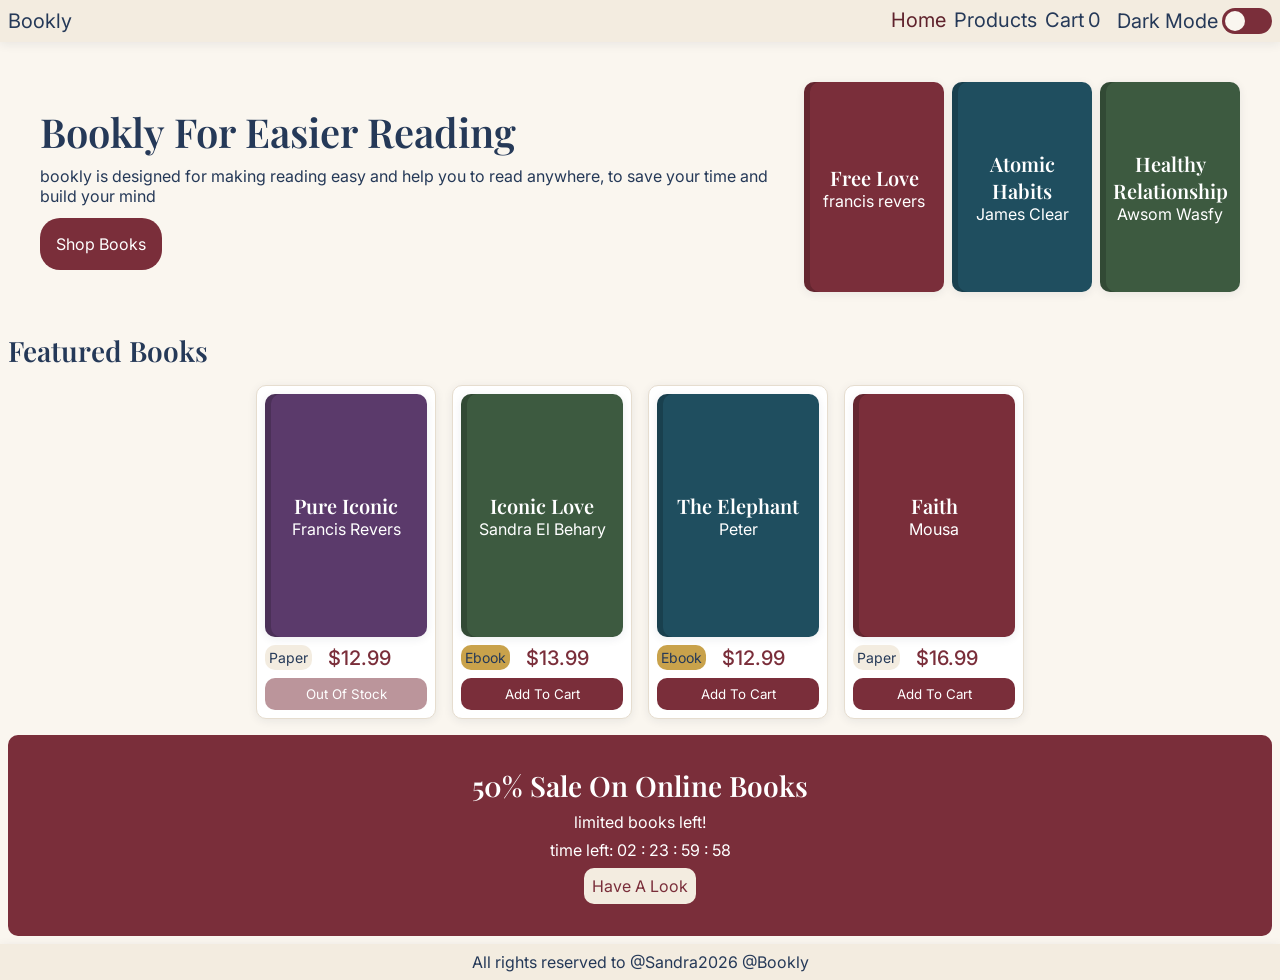
<file: index.html>
<!doctype html>
<html lang="en">
    <head>
        <meta charset="UTF-8" />
        <meta name="viewport" content="width=device-width, initial-scale=1.0" />
        <title>Bookly</title>
        <link rel="preconnect" href="https://fonts.googleapis.com" />
        <link rel="preconnect" href="https://fonts.gstatic.com" crossorigin />
        <link
            href="https://fonts.googleapis.com/css2?family=Inter:ital,opsz,wght@0,14..32,100..900;1,14..32,100..900&family=Playfair+Display:ital,wght@0,400..900;1,400..900&display=swap"
            rel="stylesheet"
        />
        <link rel="stylesheet" href="css/style.css" />
        <link rel="stylesheet" href="css/index.css" />
    </head>
    <body>
        <header class="header flex-row">
            <div class="logo">Bookly</div>
            <nav class="nav flex-row">
                <ul class="flex-row">
                    <li><a href="index.html" class="active">Home</a></li>
                    <li><a href="products.html">Products</a></li>
                    <li>
                        <a href="cart.html" class="gap">Cart <span class="cart-count">0</span></a>
                    </li>
                </ul>
            </nav>
        </header>
        <main class="main flex-column">
            <section class="hero flex-row">
                <div class="hero-text flex-column">
                    <h1>bookly for easier reading</h1>
                    <p>bookly is designed for making reading easy and help you to read anywhere, to save your time and build your mind</p>
                    <div class="hero-btns">
                        <a href="products.html" class="btn">Shop Books</a>
                    </div>
                </div>

                <div class="hero-cover flex-row">
                    <div class="book-cover book-cover--1 flex-column flex-center">
                        <h3>free love</h3>
                        <p>francis revers</p>
                    </div>
                    <div class="book-cover book-cover--2 flex-column flex-center">
                        <h3>atomic habits</h3>
                        <p>James Clear</p>
                    </div>
                    <div class="book-cover book-cover--3 flex-column flex-center">
                        <h3>healthy relationship</h3>
                        <p>Awsom Wasfy</p>
                    </div>
                </div>
            </section>
            <section class="featured-books flex-column">
                <h2>featured books</h2>
                <div class="featured-list flex-row flex-center"></div>
            </section>
            <section class="sale-banner flex-column flex-center">
                <h2>50% sale on online books</h2>
                <p>limited books left!</p>
                <span class="timer"></span>

                <a href="products.html" class="btn">Have a Look</a>
            </section>
        </main>
        <footer class="footer flex-center">All rights reserved to @Sandra2026 @Bookly</footer>
        <script type="module" src="js/main.js"></script>
        <script type="module" src="js/index.js"></script>
    </body>
</html>
</file>
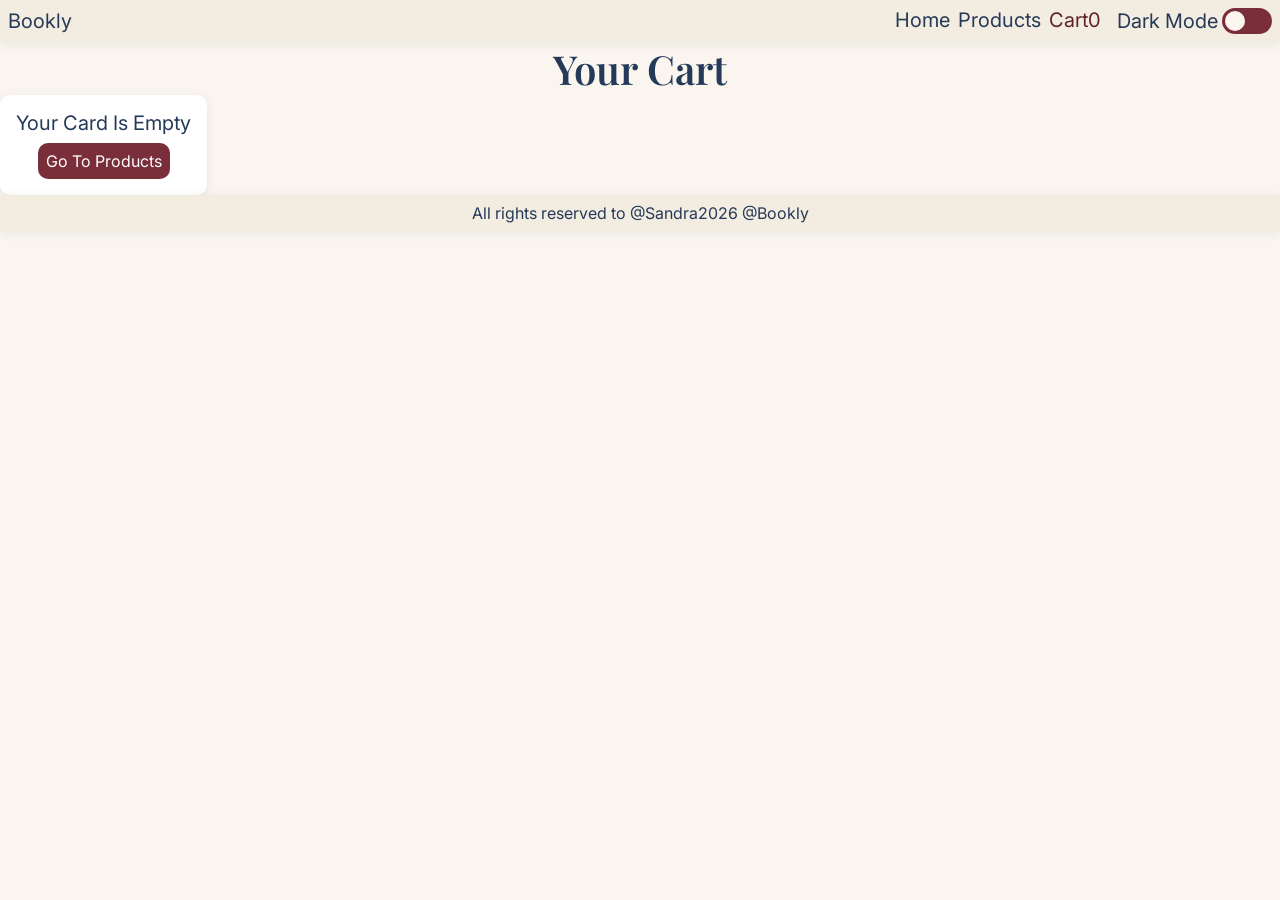
<file: cart.html>
<!doctype html>
<html lang="en">
    <head>
        <meta charset="UTF-8" />
        <meta name="viewport" content="width=device-width, initial-scale=1.0" />
        <title>Bookly</title>
        <link rel="preconnect" href="https://fonts.googleapis.com" />
        <link rel="preconnect" href="https://fonts.gstatic.com" crossorigin />
        <link
            href="https://fonts.googleapis.com/css2?family=Inter:ital,opsz,wght@0,14..32,100..900;1,14..32,100..900&family=Playfair+Display:ital,wght@0,400..900;1,400..900&display=swap"
            rel="stylesheet"
        />
        <link rel="stylesheet" href="css/style.css" />
        <link rel="stylesheet" href="css/cart.css" />
    </head>
    <body>
        <header class="header flex-row">
            <div class="logo">Bookly</div>
            <nav class="nav flex-row">
                <ul class="flex-row">
                    <li><a href="index.html">Home</a></li>
                    <li><a href="products.html">Products</a></li>
                    <li>
                        <a href="cart.html" class="active">Cart <span class="cart-count">0</span></a>
                    </li>
                </ul>
            </nav>
        </header>
        <main class="main">
            <h1 class="flex-center">your cart</h1>
            <div class="cart-list flex-row">
                <div class="cart-item-wrapper flex-column">
                    <div class="cart-item flex-row flex-center">
                        <div class="book-cover book-cover--3 flex-column flex-center">
                            <h4>The elephant</h4>
                            <p>Peter</p>
                        </div>
                        <div class="cart-item-info flex-column">
                            <p class="cart-item-price">price: $<span class="price-num">13.99</span></p>
                            <p class="cart-item-quantity">
                                quantity: <button class="cart-plus" data-id="id">+</button> <span class="cart-item-qty-num">4</span>
                                <button class="cart-minus" data-id="id">-</button>
                            </p>
                            <p class="cart-item-totalprice">total price: <span class="cart-item-totalvalue">price * quantity</span></p>
                            <button data-id="id" class="cart-delete btn">delete</button>
                        </div>
                    </div>
                    <div class="cart-item flex-row flex-center">
                        <div class="book-cover book-cover--2 flex-column flex-center">
                            <h4>Iconic Love</h4>
                            <p>Sandra El Behary</p>
                        </div>
                        <div class="cart-item-info flex-column">
                            <p class="cart-item-price">price: $<span class="price-num">12.99</span></p>
                            <p class="cart-item-quantity">
                                quantity: <button class="cart-plus" data-id="id">+</button> <span class="cart-item-qty-num"> 2</span>
                                <button class="cart-minus" data-id="id">-</button>
                            </p>
                            <p class="cart-item-totalprice">total price: <span class="cart-item-totalvalue">price * quantity</span></p>
                            <button data-id="id" class="cart-delete btn">delete</button>
                        </div>
                    </div>
                </div>

                <div class="summary-card flex-column">
                    <h2>summary card</h2>
                    <p class="card-price">total: <span class="summary-total">price</span></p>
                    <p class="card-delivery">delivery: $<span class="summary-delivery">3</span></p>
                    <p class="card-total-price">total price: <span class="summary-total-price">price + delivery</span></p>
                    <a href="checkout.html" class="btn checkout flex-center">check out</a>
                </div>
            </div>
            <div class="hidden empty-card flex-center flex-column">
                <p>Your Card Is Empty</p>
                <a href="products.html" class="btn">go to products</a>
            </div>
        </main>
        <footer class="footer flex-center">All rights reserved to @Sandra2026 @Bookly</footer>
        <script type="module" src="js/main.js"></script>
        <script type="module" src="js/cart.js"></script>
    </body>
</html>
</file>
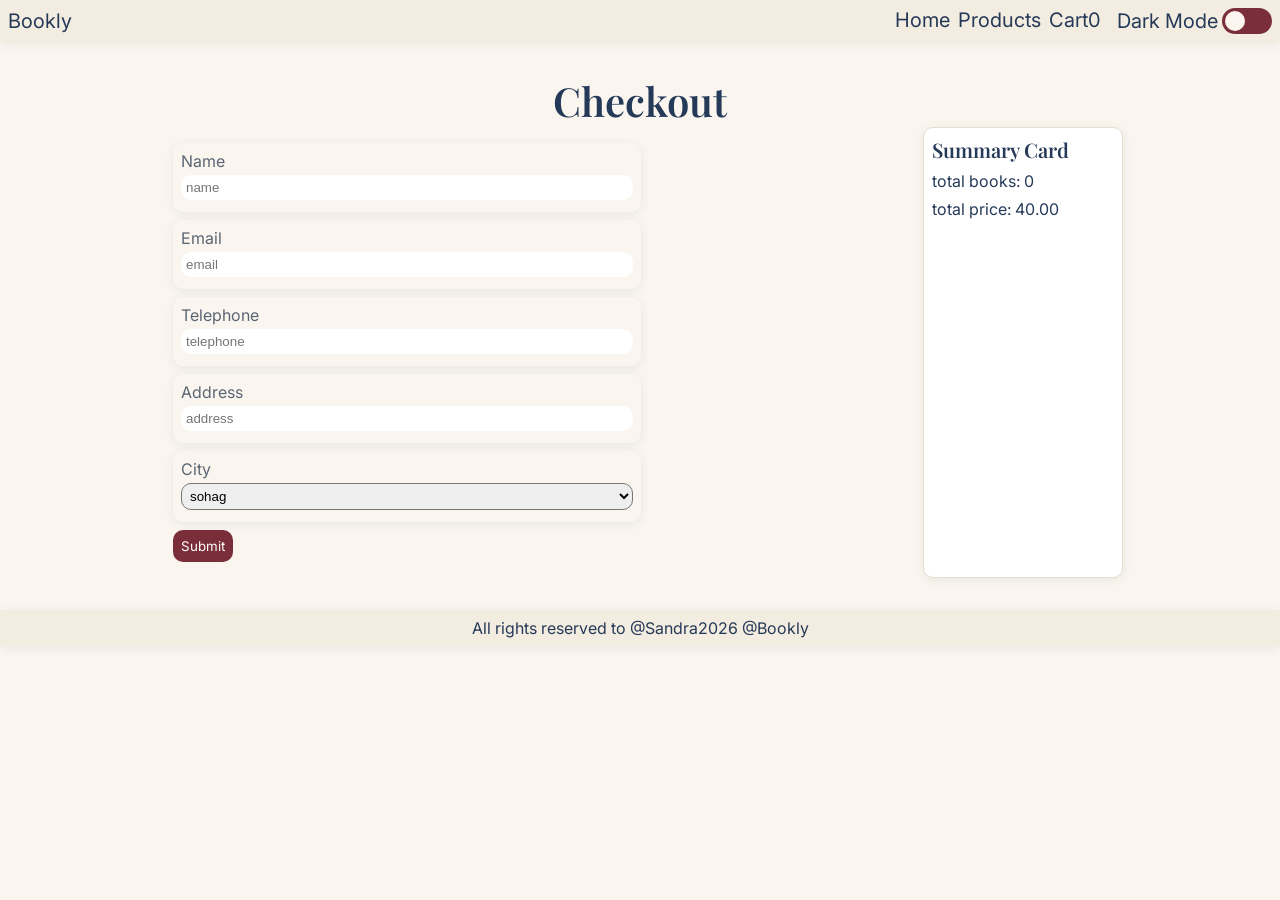
<file: checkout.html>
<!doctype html>
<html lang="en">
    <head>
        <meta charset="UTF-8" />
        <meta name="viewport" content="width=device-width, initial-scale=1.0" />
        <title>Bookly</title>
        <link rel="preconnect" href="https://fonts.googleapis.com" />
        <link rel="preconnect" href="https://fonts.gstatic.com" crossorigin />
        <link
            href="https://fonts.googleapis.com/css2?family=Inter:ital,opsz,wght@0,14..32,100..900;1,14..32,100..900&family=Playfair+Display:ital,wght@0,400..900;1,400..900&display=swap"
            rel="stylesheet"
        />
        <link rel="stylesheet" href="css/style.css" />
        <link rel="stylesheet" href="css/checkout.css" />
    </head>
    <body>
        <header class="header flex-row">
            <div class="logo">Bookly</div>
            <nav class="nav flex-row">
                <ul class="flex-row">
                    <li><a href="index.html">Home</a></li>
                    <li><a href="products.html">Products</a></li>
                    <li>
                        <a href="cart.html">Cart <span class="cart-count">0</span></a>
                    </li>
                </ul>
            </nav>
        </header>
        <main class="main">
            <h1 class="flex-center">checkout</h1>
            <div class="checkout-layout flex-row">
                <form class="form flex-column" novalidate>
                    <div class="field flex-column">
                        <label for="name">name</label>
                        <input name="name" type="text" placeholder="name" id="name" required />
                        <span class="error-message error-name"></span>
                    </div>
                    <div class="field flex-column">
                        <label for="email">email</label>
                        <input name="email" type="email" placeholder="email" id="email" required />
                        <span class="error-message error-email"></span>
                    </div>
                    <div class="field flex-column">
                        <label for="tel">telephone</label>
                        <input name="tel" type="tel" placeholder="telephone" id="tel" required />
                        <span class="error-message error-tel"></span>
                    </div>
                    <div class="field flex-column">
                        <label for="address">address</label>
                        <input name="address" type="text" placeholder="address" id="address" required />
                        <span class="error-message error-address"></span>
                    </div>
                    <div class="field flex-column">
                        <label for="city">city</label>
                        <select name="city" id="city" class="city">
                            <option value="sohag">sohag</option>
                            <option value="alex">alex</option>
                            <option value="cairo">cairo</option>
                            <option value="qena">qena</option>
                        </select>
                        <span class="error-message"></span>
                    </div>
                    <button type="submit" class="btn flex-center">submit</button>
                </form>
                <div class="card flex-column">
                    <h3>summary card</h3>
                    <span>total books: <span class="total-books"></span> </span>
                    <span>total price: <span class="price"></span></span>
                </div>
            </div>

            <div class="hidden summary-info flex-center flex-column">
                <p>order sucssed</p>
                <p>your order number is <span class="order-number">5</span></p>
                <p>date <span class="order-date">20/11/2026</span></p>
                <a href="index.html" class="btn">back to home</a>
            </div>
        </main>
        <footer class="footer flex-center">All rights reserved to @Sandra2026 @Bookly</footer>
        <script type="module" src="js/main.js"></script>
        <script type="module" src="js/checkout.js"></script>
    </body>
</html>
</file>
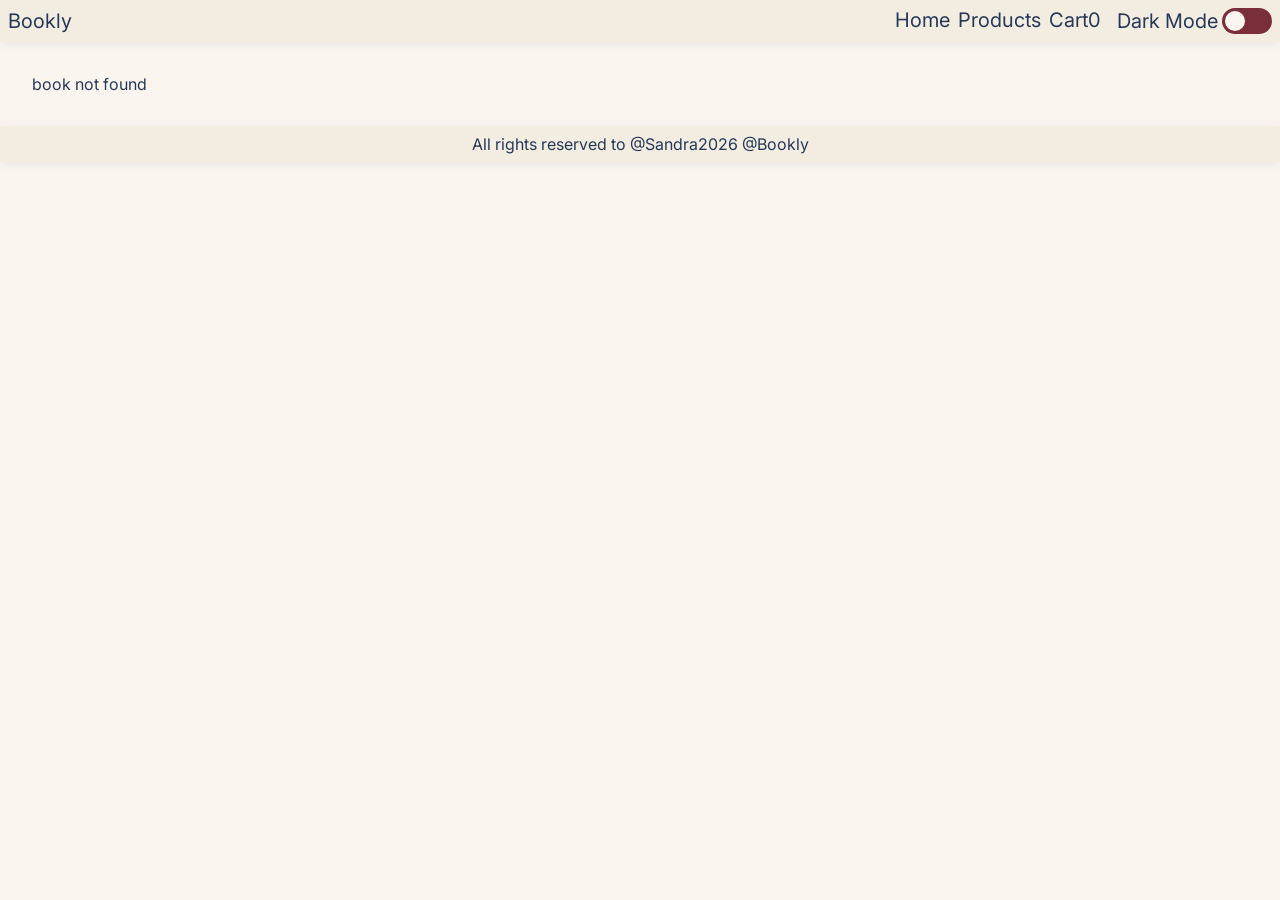
<file: product.html>
<!doctype html>
<html lang="en">
    <head>
        <meta charset="UTF-8" />
        <meta name="viewport" content="width=device-width, initial-scale=1.0" />
        <title>Bookly</title>
        <link rel="preconnect" href="https://fonts.googleapis.com" />
        <link rel="preconnect" href="https://fonts.gstatic.com" crossorigin />
        <link
            href="https://fonts.googleapis.com/css2?family=Inter:ital,opsz,wght@0,14..32,100..900;1,14..32,100..900&family=Playfair+Display:ital,wght@0,400..900;1,400..900&display=swap"
            rel="stylesheet"
        />
        <link rel="stylesheet" href="css/style.css" />
        <link rel="stylesheet" href="css/product.css" />
    </head>
    <body>
        <header class="header flex-row">
            <div class="logo">Bookly</div>
            <nav class="nav flex-row">
                <ul class="flex-row">
                    <li><a href="index.html">Home</a></li>
                    <li><a href="products.html">Products</a></li>
                    <li>
                        <a href="cart.html">Cart <span class="cart-count">0</span></a>
                    </li>
                </ul>
            </nav>
        </header>
        <main class="main flex-row">
            <div class="details-cover book-cover book-cover--3 flex-column flex-center">
                <h3>Iconic Love</h3>
                <p>Sandra El Behary</p>
            </div>

            <div class="details-info flex-column">
                <a href="products.html" class="link">back to products</a>
                <h1 class="details-title">Iconic Love</h1>
                <p class="details-author">Sandra El Behary</p>
                <p class="details-rating">Rating : 3.8</p>
                <div class="details-meta flex-row">
                    <p class="details-type badge badge--ebook">E-book</p>
                    <p class="details-price">Price: <span class="details-price-value">13.99</span></p>
                </div>
                <p class="details-stock">Stock : 0</p>
                <p class="details-firstp">love story that will never happen ,but their heroes never lose hope</p>
                <button class="btn details-btn" disabled>out of stock</button>
            </div>
        </main>
        <footer class="footer flex-center">All rights reserved to @Sandra2026 @Bookly</footer>
        <script type="module" src="js/main.js"></script>
        <script type="module" src="js/product.js"></script>
    </body>
</html>
</file>
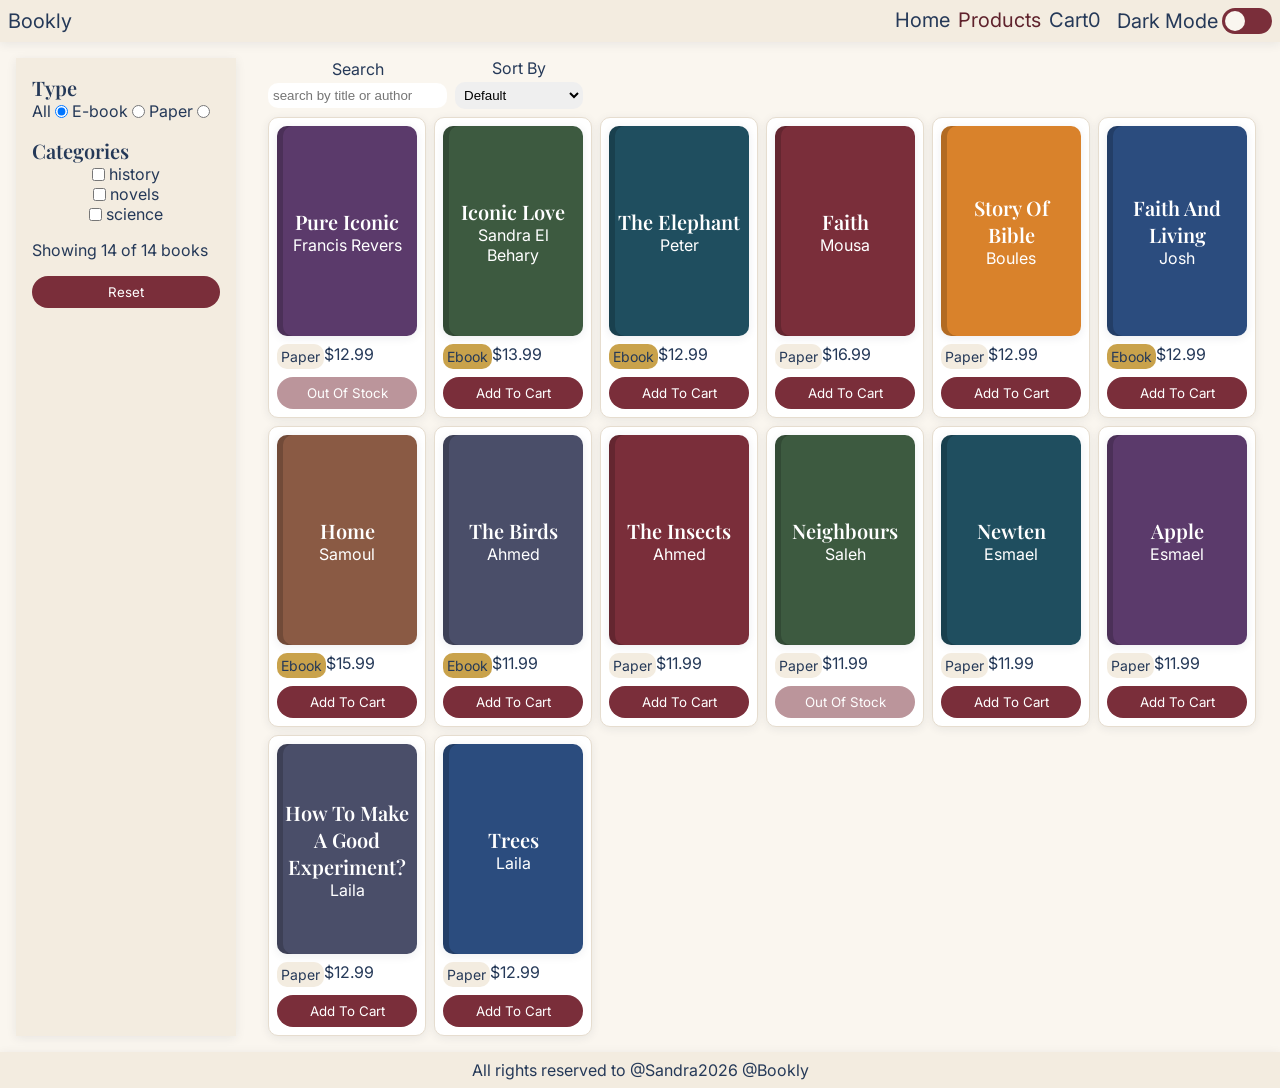
<file: products.html>
<!doctype html>
<html lang="en">
    <head>
        <meta charset="UTF-8" />
        <meta name="viewport" content="width=device-width, initial-scale=1.0" />
        <title>Bookly</title>
        <link rel="preconnect" href="https://fonts.googleapis.com" />
        <link rel="preconnect" href="https://fonts.gstatic.com" crossorigin />
        <link
            href="https://fonts.googleapis.com/css2?family=Inter:ital,opsz,wght@0,14..32,100..900;1,14..32,100..900&family=Playfair+Display:ital,wght@0,400..900;1,400..900&display=swap"
            rel="stylesheet"
        />
        <link rel="stylesheet" href="css/style.css" />
        <link rel="stylesheet" href="css/products.css" />
    </head>
    <body>
        <header class="header flex-row">
            <div class="logo">Bookly</div>
            <nav class="nav flex-row">
                <ul class="flex-row">
                    <li><a href="index.html">Home</a></li>
                    <li><a href="products.html" class="active">Products</a></li>
                    <li>
                        <a href="cart.html">Cart <span class="cart-count">0</span></a>
                    </li>
                </ul>
            </nav>
        </header>
        <main class="main flex-row">
            <aside class="aside flex-column">
                <div class="flex-column">
                    <h3>Type</h3>
                    <div class="type-wrapper gap flex-row">
                        <div class="flex-row gap">
                            <label for="all">All</label>
                            <input type="radio" id="all" name="type" value="all" checked class="radio" />
                        </div>
                        <div class="flex-row gap">
                            <label for="ebook">E-book</label>
                            <input type="radio" id="ebook" name="type" value="ebook" class="radio" />
                        </div>
                        <div class="flex-row gap">
                            <label for="paper">Paper</label>
                            <input type="radio" id="paper" name="type" value="paper" class="radio" />
                        </div>
                    </div>
                </div>
                <div class="categories-wrapper flex-column">
                    <h3>Categories</h3>
                    <div class="filter-categories flex-column flex-center"></div>
                </div>
                <p class="results-count"></p>
                <button type="button" class="btn flex-center reset">Reset</button>
            </aside>
            <div class="products-area flex-column">
                <div class="main-wrapper flex-row">
                    <div class="gap flex-column">
                        <label for="search">Search</label>
                        <input type="search" id="search" placeholder="search by title or author" class="input" />
                    </div>
                    <div class="flex-column gap">
                        <label for="select-box">Sort By</label>
                        <select id="select-box" class="input">
                            <option value="default">Default</option>
                            <option value="price-low-to-high">Price low to high</option>
                            <option value="price-high-to-low">Price high to low</option>
                            <option value="rating">Rating</option>
                            <option value="a-to-z">A to Z</option>
                        </select>
                    </div>
                </div>
                <div class="products-list flex-row"></div>
            </div>
        </main>

        <footer class="footer flex-center">All rights reserved to @Sandra2026 @Bookly</footer>
        <script type="module" src="js/main.js"></script>
        <script type="module" src="js/products.js"></script>
    </body>
</html>
</file>
<file: css/style.css>
* {
    padding: 0;
    margin: 0;
    box-sizing: border-box;
}
/* #1b2a41 */
:root {
    --text-fontfamily: 'Inter', sans-serif;
    --title-fontfamily: 'Playfair Display', serif;
    --background-color: #faf6ef;
    --surface: #ffffff;
    --surface-alt: #f3ece0;
    --main-text: #253958;
    --small-text: #5b6573;
    --border-cart: #e6ddcf;
    --price-mainbtn: #7a2e3a;
    --hover-mainbtn: #5f222c;
    --on-primary: #ffffff;
    --stars: #c9a24b;
    --success: #2f7d5b;
    --danger: #571410d5;
    --shadow: 0 2px 10px rgba(27, 42, 65, 0.08);
    --shadow-hover: 0 8px 24px rgba(27, 42, 65, 0.14);
    --transition: 0.3s all ease-in-out;
    --transform: scale(1.1);
    --radius: 10px;
    --radius-lg: 20px;
    --space-mid: 8px;
    --space-sm: 4px;
    --space-lg: 16px;
    --space-xl: 32px;
    --cover-1: #7a2e3a;
    --cover-2: #1f4e5f;
    --cover-3: #3d5a40;
    --cover-4: #5b3a6b;
    --cover-5: #d9822b;
    --cover-6: #2b4c7e;
    --cover-7: #8a5a44;
    --cover-8: #4a4e69;
    --container: 1120px;
    --fs-sm: 14px;
    --fs-base: 16px;
    --fs-lg: 20px;
    --fs-xl: 28px;
    --fs-2xl: 40px;
}
:root[data-theme='dark'] {
    --background-color: #14171c;
    --surface: #1d2128;
    --surface-alt: #292d35;
    --main-text: #f2ede4;
    --small-text: #b0b7c2;
    --border-cart: #383d46;
    --price-mainbtn: #a64b5a;
    --hover-mainbtn: #873744;
    --on-primary: #ffffff;
    --stars: #e0bb63;
    --success: #55a982;
    --danger: #e06b63;
}
.switch {
    width: 50px;
    height: 26px;
    display: inline-flex;
    cursor: pointer;
    position: relative;
    background-color: var(--price-mainbtn);
    border-radius: var(--radius-lg);
}
.switch-input {
    opacity: 0;
    width: 0;
    height: 0;
}
.slider {
    /* inset: 0; */
    position: absolute;
    background-color: var(--background-color);
    width: 20px;
    height: 20px;
    left: 3px;
    top: 3px;
    border-radius: 50%;
    transition: var(--transition);
}
.switch-input:checked + .slider {
    background-color: var(--background-color);
    transform: translateX(24px);
}
body {
    background-color: var(--background-color);
    color: var(--main-text);
    font-family: var(--text-fontfamily);
    font-size: var(--fs-base);
}
a {
    text-decoration: none;
}
.flex-column {
    display: flex;
    flex-direction: column;
}
.flex-row {
    display: flex;
    flex-direction: row;
}
.flex-center {
    display: flex;
    justify-content: center;
    align-items: center;
}

h1,
h2,
h3,
h4 {
    font-family: var(--title-fontfamily);
    font-weight: 600;
    text-transform: capitalize;
}
h1 {
    font-size: var(--fs-2xl);
}
h2 {
    font-size: var(--fs-xl);
}
h3 {
    font-size: var(--fs-lg);
}
img {
    max-width: 100%;
}
.gap {
    gap: var(--space-sm);
    align-items: center;
}

.input {
    border-radius: var(--radius);
    padding: var(--space-sm);
    border: 1px solid transparent;
}
.input:hover {
    border: 1px solid var(--hover-mainbtn);
}
.btn {
    background-color: var(--price-mainbtn);
    color: var(--on-primary);
    transition: var(--transition);
    text-transform: capitalize;
    border: none;
    border-radius: var(--radius);
    padding: var(--space-mid);
    cursor: pointer;
    font-family: var(--text-fontfamily);
    display: inline-flex;
    text-decoration: none;
}

.btn:disabled {
    opacity: 0.5;
    cursor: not-allowed;
}
.btn:hover:not(:disabled) {
    transform: var(--transform);
}
.btn:focus-visible {
    outline: 1px solid var(--small-text);
    outline-offset: 2px;
}

.card {
    box-shadow: var(--shadow);
    border: 1px solid var(--border-cart);
    border-radius: var(--radius);
    gap: var(--space-mid);
    padding: var(--space-mid);
    background-color: var(--surface);
    transition: var(--transition);
}
.card:hover {
    box-shadow: var(--shadow-hover);
}
.badge {
    font-size: var(--fs-sm);
    padding: var(--space-sm);
    border-radius: var(--radius);
    display: inline-block;
    text-transform: capitalize;
}
.badge--paper {
    background-color: var(--surface-alt);
    color: var(--main-text);
}
.badge--ebook {
    background-color: var(--stars);
    color: var(--main-text);
}
.field {
    border-radius: var(--radius);
    padding: var(--space-mid);
    box-shadow: var(--shadow);
    color: var(--small-text);
    border: none;
    gap: var(--space-sm);
    display: flex;
}
.book-cover {
    aspect-ratio: 2/3;
    border-radius: var(--radius);
    color: var(--on-primary);
    box-shadow:
        inset 6px 0 0 rgba(0, 0, 0, 0.18),
        var(--shadow);
    padding: var(--space-mid);
    transition: var(--transition);
    width: 140px;
    text-align: center;
}
.book-cover:hover {
    box-shadow:
        inset 6px 0 0 rgba(0, 0, 0, 0.18),
        var(--shadow-hover);
    transform: translateY(-10px);
}

.book-cover--1 {
    background-color: var(--cover-1);
}
.book-cover--2 {
    background-color: var(--cover-2);
}
.book-cover--3 {
    background-color: var(--cover-3);
}
.book-cover--4 {
    background-color: var(--cover-4);
}
.book-cover--5 {
    background-color: var(--cover-5);
}
.book-cover--6 {
    background-color: var(--cover-6);
}
.book-cover--7 {
    background-color: var(--cover-7);
}
.book-cover--8 {
    background-color: var(--cover-8);
}
.header {
    justify-content: space-between;
    padding: var(--space-mid);
    font-size: var(--fs-lg);
    background-color: var(--surface-alt);
    box-shadow: var(--shadow);
    align-items: center;
}
.nav {
    gap: var(--space-lg);
}
.nav ul {
    gap: var(--space-mid);
}
.nav ul li {
    list-style: none;
}
.nav li a {
    text-decoration: none;
    color: var(--main-text);
    cursor: pointer;
    transition: var(--transition);
    display: inline-flex;
}
.nav ul li a:hover {
    transform: var(--transform);
    color: var(--price-mainbtn);
}
.nav ul li .active {
    color: var(--hover-mainbtn);
}
.footer {
    background-color: var(--surface-alt);
    box-shadow: var(--shadow);
    padding: var(--space-mid);
}
.message {
    position: fixed;
    right: var(--space-lg);
    top: var(--space-xl);
    background-color: var(--success);
    border-radius: var(--radius);
    box-shadow: var(--shadow);
    padding: var(--space-mid);
    color: var(--on-primary);
    z-index: 100;
}
.hidden {
    display: none;
}
@media (max-width: 480px) {
    .header {
        flex-direction: column;
    }
}
</file>
<file: css/index.css>
.main {
    padding: var(--space-mid);
    gap: var(--space-mid);
}
.hero {
    padding: var(--space-xl);
    gap: var(--space-lg);
    justify-content: space-around;
    align-items: center;
}
.hero-text {
    gap: var(--space-mid);
}
.hero-cover {
    gap: var(--space-mid);
}
.hero-btns {
    margin-top: var(--space-sm);
}
.hero-btns .btn {
    padding: var(--space-lg);
    border-radius: var(--radius-lg);
}
.sale-banner {
    padding: var(--space-xl);
    gap: var(--space-mid);
    background-color: var(--price-mainbtn);
    color: var(--on-primary);
    border-radius: var(--radius);
    /* width: fit-content; */
}
.sale-banner .btn {
    background-color: var(--surface-alt);
    color: var(--price-mainbtn);
}
.featured-books {
    gap: var(--space-mid);
}
.featured-list {
    gap: var(--space-lg);
    padding: var(--space-mid);
    flex-wrap: wrap;
}
.featured-list .card {
    width: 180px;
    max-width: 220px;
}
.featured-list .book-cover {
    width: 100%;
}
.featured-list .book-cover:hover {
    transform: translateY(-3px);
}

.featured-list .btn:hover:not(:disabled) {
    transform: scale(1.03);
}
.card-info {
    align-items: center;
    gap: var(--space-lg);
    /* justify-content: space-between; */
}
.card-info .price {
    color: var(--price-mainbtn);
    font-size: var(--fs-lg);
    font-weight: 500;
}
.gap {
    gap: var(--space-sm);
    display: flex;
}
@media (max-width: 640px) {
    .hero {
        flex-direction: column;
        padding: var(--space-mid);
    }
}
@media (max-width: 460px) {
    .hero-cover {
        flex-wrap: wrap;
    }
}
</file>
<file: css/cart.css>
.cart-list {
    padding: var(--space-lg);
    gap: var(--space-xl);
    justify-content: space-around;
}
.cart-item-wrapper {
    gap: var(--space-mid);
}
.cart-item {
    gap: var(--space-mid);
    background-color: var(--surface);
    padding: var(--space-mid);
    border-radius: var(--radius);
}
.cart-item-info {
    gap: var(--space-sm);
}
.cart-item-quantity {
    align-items: center;
    display: flex;
    gap: var(--space-sm);
}
.cart-item .book-cover {
    width: 100px;
}

.cart-plus,
.cart-minus {
    background-color: var(--price-mainbtn);
    color: var(--on-primary);
    border-radius: var(--space-sm);
    padding: var(--space-sm);
    outline: transparent;
    border: transparent;
    cursor: pointer;
}
.summary-card {
    gap: var(--space-sm);
    background-color: var(--surface);
    padding: var(--space-mid);
    border-radius: var(--radius);
    box-shadow: var(--shadow);
}

.cart-delete {
    background-color: var(--surface-alt);
    color: var(--price-mainbtn);
    font-weight: bold;
    border: 1px solid var(--price-mainbtn);
    width: fit-content;
}
.cart-delete:hover:not(:disabled) {
    color: var(--hover-mainbtn);
}
.empty-card p {
    font-size: var(--fs-lg);
}
.empty-card {
    padding: var(--space-lg);
    background-color: var(--surface);
    width: fit-content;
    border-radius: var(--radius);
    box-shadow: var(--shadow);
    gap: var(--space-mid);
}
@media (max-width: 550px) {
    .cart-list {
        flex-direction: column;
    }
}
</file>
<file: css/checkout.css>
.main {
    padding: var(--space-xl);
}
.checkout-layout {
    gap: var(--space-lg);
    justify-content: space-around;
}
.form {
    width: 100%;
    max-width: 500px;
    gap: var(--space-mid);
    padding: var(--space-lg);
}
.field input {
    padding: var(--space-sm);
    border-radius: var(--radius);
    border: 1px solid transparent;
    transition: var(--transition);
    /* cursor: pointer; */
}

.field input:hover {
    border: 1px solid var(--hover-mainbtn);
}
.field input:focus,
.city:focus {
    outline: 1px solid var(--hover-mainbtn);
}
.field label {
    text-transform: capitalize;
}
.feild-error {
    border: 1px solid var(--danger);
}
.city {
    padding: var(--space-sm);
    border-radius: var(--radius);
}
.city:hover {
    border: 1px solid var(--hover-mainbtn);
}
.form .btn {
    width: fit-content;
}
.card {
    padding: var(--space-mid);
    max-width: 200px;
    width: 100%;
}
.summary-info {
    background-color: var(--surface);
    gap: var(--space-sm);
    padding: var(--space-lg);
    border-radius: var(--radius);
    width: fit-content;
}
@media (max-width: 470px) {
    .checkout-layout {
        flex-direction: column;
    }
}
</file>
<file: css/product.css>
.main {
    padding: var(--space-xl);
    gap: var(--space-xl);
    align-items: center;
}
.details-info {
    flex: 1;
    gap: var(--space-sm);
}
.details-cover {
    width: 220px;
}
.link {
    color: var(--price-mainbtn);
    text-transform: capitalize;
    text-decoration: none;
    transition: var(--transition);
    display: inline-flex;
    background-color: var(--surface);
    padding: var(--space-mid);
    border-radius: var(--radius-lg);
    width: fit-content;
}
.link:hover {
    transform: var(--transform);
    color: var(--hover-mainbtn);
}
.details-author {
    color: var(--small-text);
}
.details-meta {
    align-items: center;
    gap: var(--space-sm);
}
.details-price .details-price-value {
    color: var(--price-mainbtn);
    font-size: var(--fs-lg);
    font-weight: 500;
}
.details-info .btn {
    width: fit-content;
}
@media (max-width: 620px) {
    .main {
        flex-direction: column;

        align-items: flex-start;
    }
}
</file>
<file: css/products.css>
.main {
    padding: var(--space-lg);
    gap: var(--space-xl);
}
.main-wrapper {
    align-items: center;
    gap: var(--space-mid);
}
#select-box {
    padding: var(--space-sm);
    border-radius: var(--radius);
    cursor: pointer;
}

.main .btn {
    border-radius: var(--radius-lg);
}
.products-area {
    flex: 1;
    gap: var(--space-mid);
}
.aside {
    background-color: var(--surface-alt);
    width: 220px;
    box-shadow: var(--shadow);
    padding: var(--space-lg);
    gap: var(--space-lg);
}
.products-list {
    flex-wrap: wrap;
    gap: var(--space-mid);
}
@media (max-width: 630px) {
    .main-wrapper {
        flex-direction: column;
    }
}
@media (max-width: 480px) {
    .type-wrapper {
        flex-direction: column;
    }
}
@media (max-width: 390px) {
    .main {
        flex-direction: column;
    }
}
</file>
